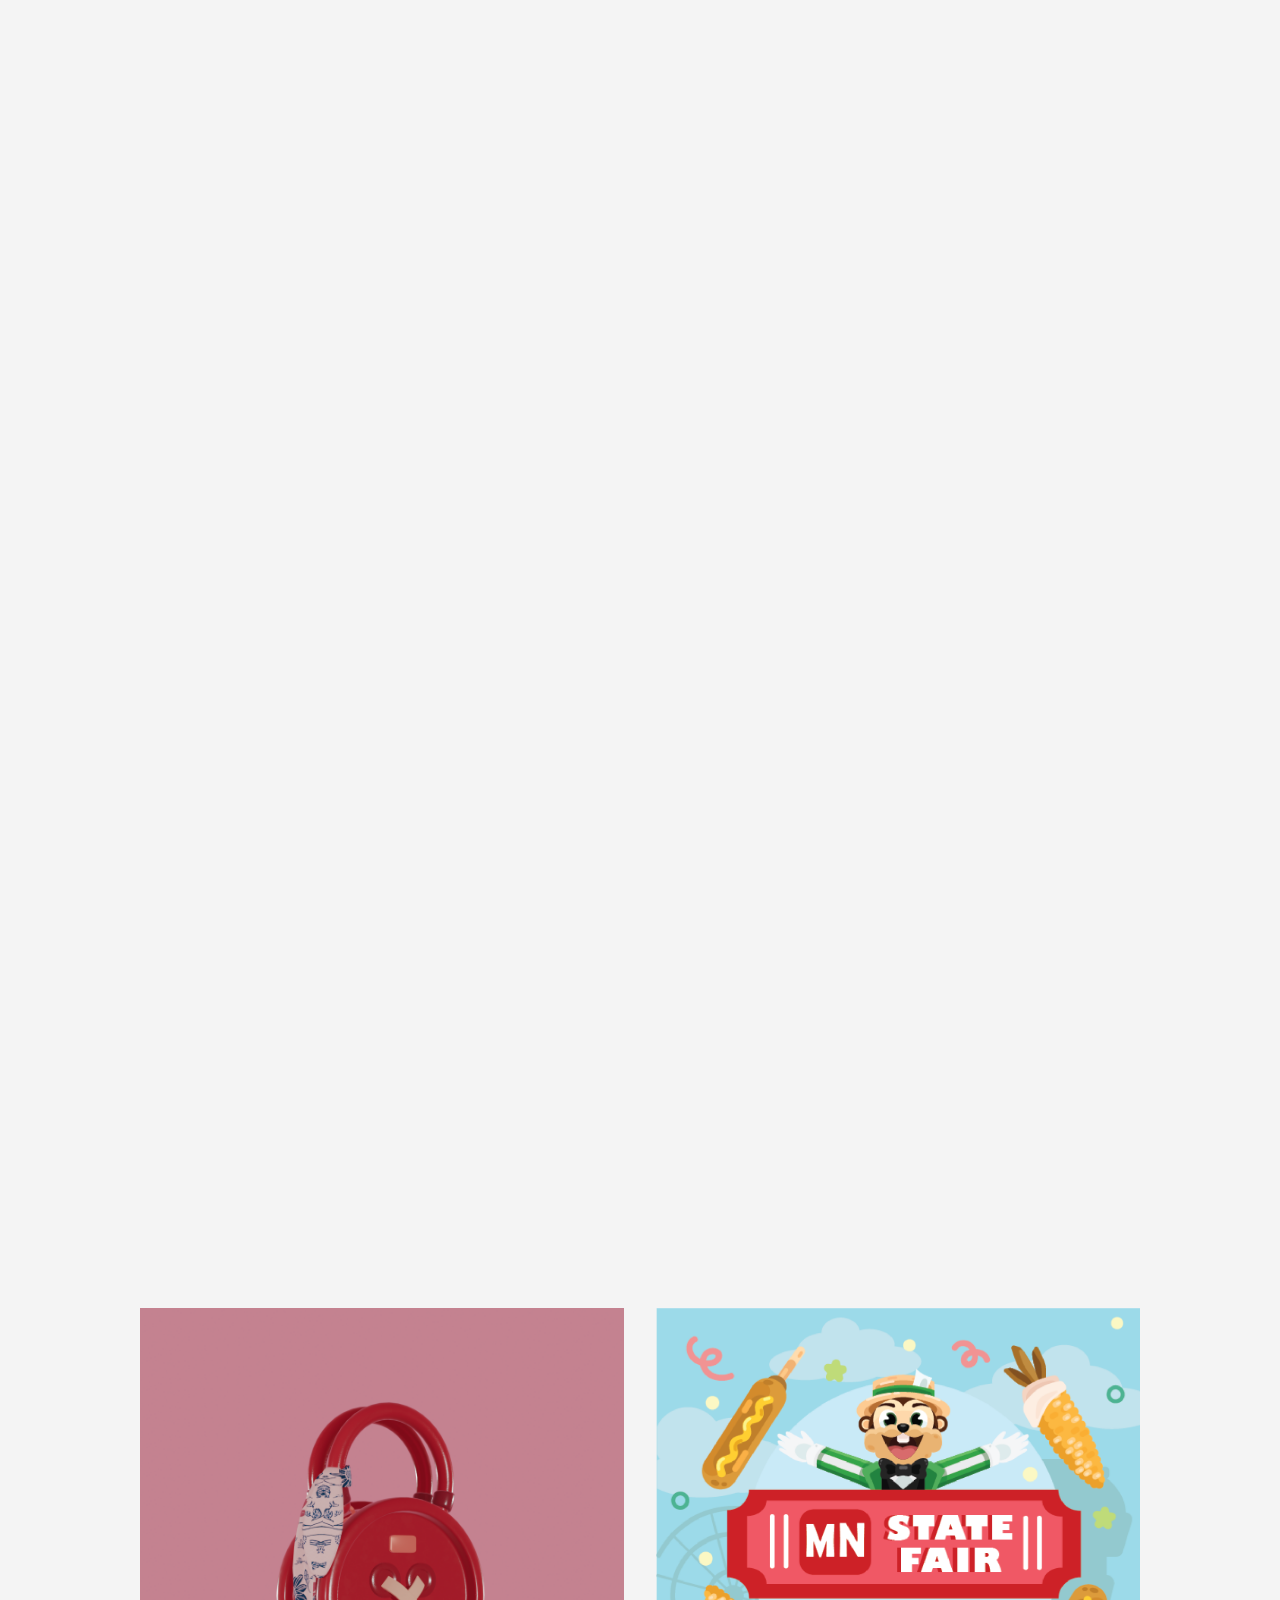
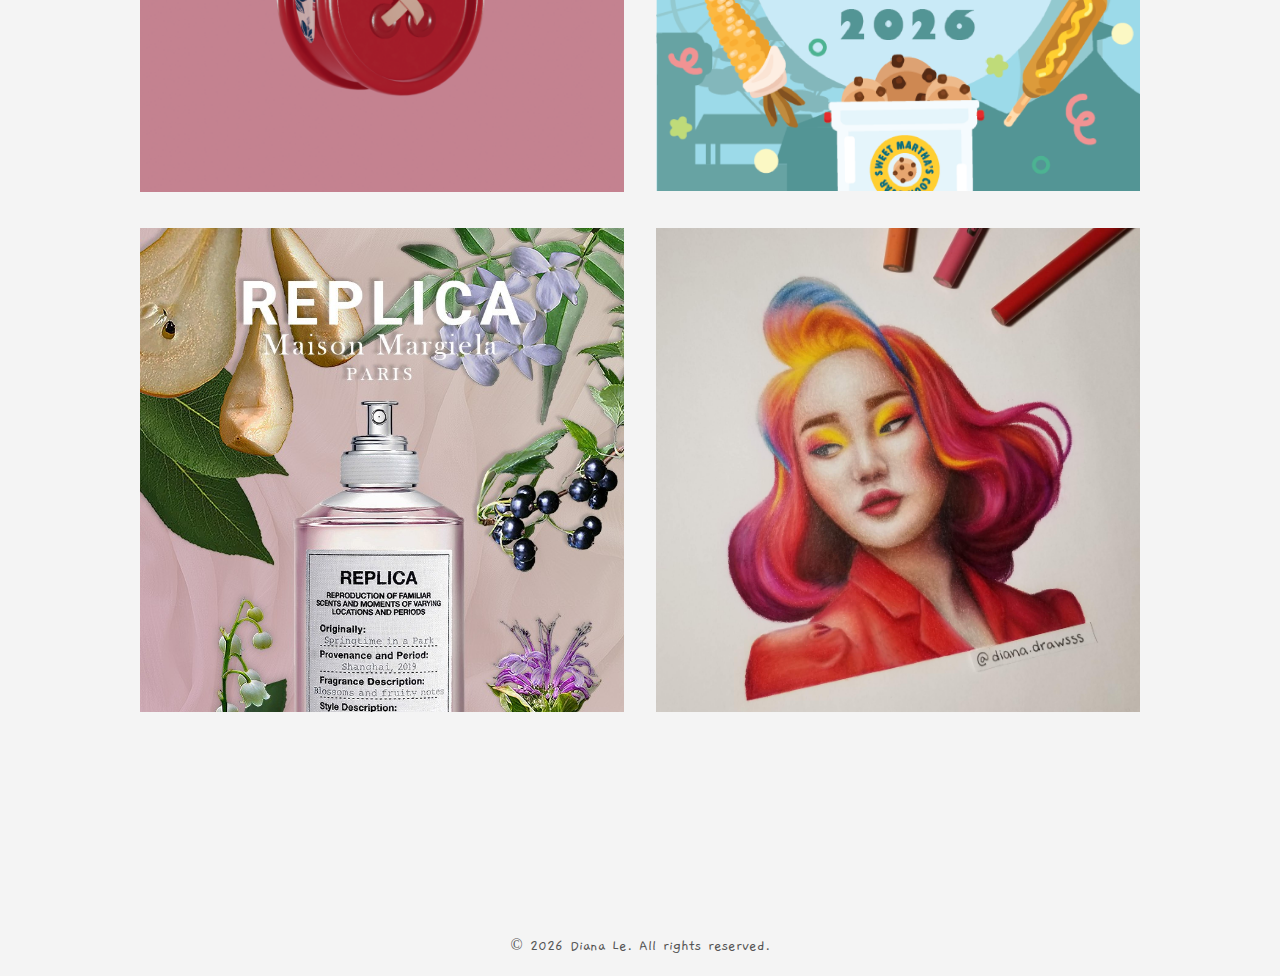
<file: index.html>
<!DOCTYPE html>
<html lang="en">
<head>
    <meta charset="UTF-8">
    <meta name="viewport" content="width=device-width, initial-scale=1.0">

    <meta name="description" content="Diana Le's portfolio showcasing visual design skills such as 3D modeling, graphic design, and personal creative work, highlighting my abilities through curated projects on each page.">
    <title>Diana Le's Portfolio</title>
    <link rel="icon" href="LOGO_Black.png" type="image/png">

    <link rel="preconnect" href="https://fonts.googleapis.com">
    <link rel="preconnect" href="https://fonts.gstatic.com" crossorigin>
    <link href="https://fonts.googleapis.com/css2?family=Darumadrop+One&family=Gaegu:wght@300;400;700&family=Grandstander:ital,wght@0,100..900;1,100..900&display=swap" rel="stylesheet">

    <link rel="stylesheet" href="styles.css">
</head>

<body>
    <nav>
        <ul class="nav-left">
            <li><a href="index.html">Home</a></li>
            <li><a href="index.html#work">Work</a></li>
        </ul>
        <ul class="nav-right">
            <li><a href="https://www.linkedin.com/in/diana-le-273a80341/"><img src="linkedin-3-256.png" alt="LinkedIn"></a></li>
            <li><a href="https://mail.google.com/mail/?view=cm&fs=1&to=dianatle@gmail.com" target="_blank" rel="noopener" aria-label="Email me"><img src="email-5-256.png" alt="Email"></a></li>
        </ul>
    </nav>

    <header>
        <h1 class="name">Diana Le's</h1>
        <img src="LOGO.png" alt="Diana Le's Logo">
        <h1 class="subject">Portfolio</h1>
        <h2>Visual Designer</h2>
    </header>

        <main id="work">
        <section class="model">
            <a href="3DModel.html" class="image-card">
            <img src="3DModelThumbNail.png" alt="3D Modeling">
            <div class="overlay">
                <p>3D Modeling</p>
            </div>
            </a>
        </section>

        <section class="brand">
            <a href="Brand.html" class="image-card">
            <img src="Minnesota-State-Fair-Rework.png" alt="Brand Design">
            <div class="overlay">
                <p>Brand Design</p>
            </div>
            </a>
        </section>  

        <section class="gdesign">
            <a href="GraphicDesign.html" class="image-card">
            <img src="perfumethumbnail.jpg" alt="Graphic Design">
            <div class="overlay">
                <p>Graphic Design</p>
            </div>
            </a>
        </section>

        <section class="illustration">
            <a href="Illustration.html" class="image-card">
            <img src="20200718_015449 (2).jpg" alt="Illustration">
            <div class="overlay">
                <p>Illustration</p>
            </div>
            </a>
        </section>    
        </main>

        <footer>
        <p>&copy; 2026 Diana Le. All rights reserved.</p>
    </footer>
</body>
</html>
</file>
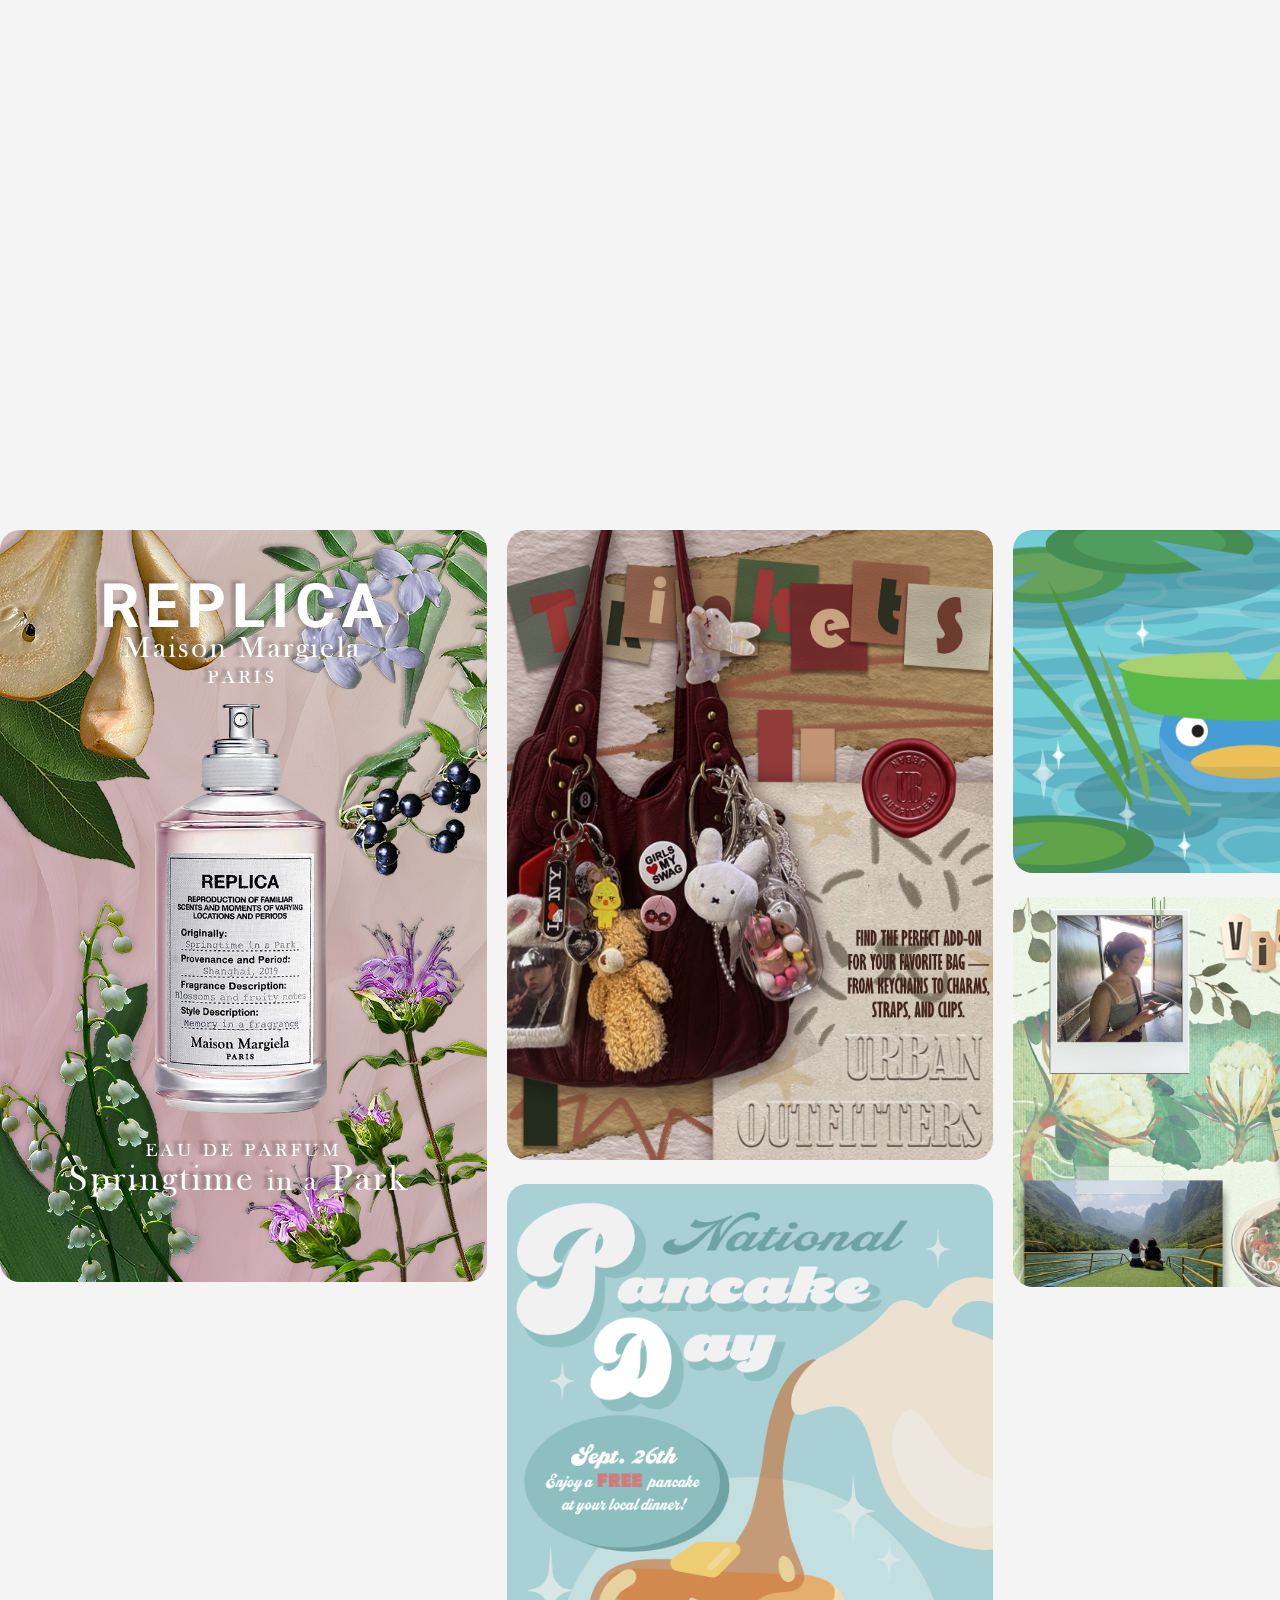
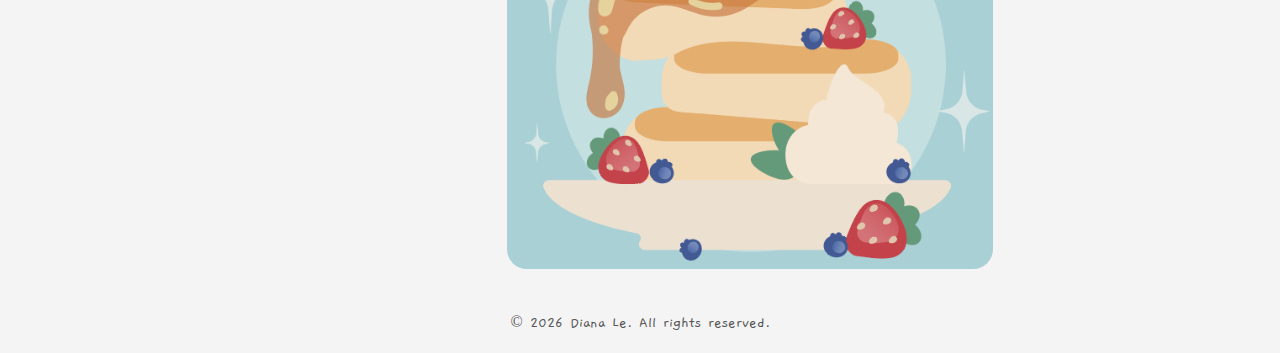
<file: GraphicDesign.html>
<!DOCTYPE html>
<html lang="en">
<head>
    <meta charset="UTF-8">
    <meta name="viewport" content="width=device-width, initial-scale=1.0">

    <meta name="description" content="Diana Le's portfolio showcasing visual design skills such as 3D modeling, graphic design, and personal creative work, highlighting my abilities through curated projects on each page.">
    <title>Diana Le's Portfolio</title>
    <link rel="icon" href="LOGO_Black.png" type="image/png">

    <link rel="preconnect" href="https://fonts.googleapis.com">
    <link rel="preconnect" href="https://fonts.gstatic.com" crossorigin>
    <link href="https://fonts.googleapis.com/css2?family=Darumadrop+One&family=Gaegu:wght@300;400;700&family=Grandstander:ital,wght@0,100..900;1,100..900&display=swap" rel="stylesheet">

    <link rel="stylesheet" href="styles.css">
</head>

<body>
    <nav>
        <ul class="nav-left">
            <li><a href="index.html">Home</a></li>
            <li><a href="index.html#work">Work</a></li>
        </ul>
        <ul class="nav-right">
            <li><a href="https://www.linkedin.com/in/diana-le-273a80341/"><img src="linkedin-3-256.png" alt="LinkedIn"></a></li>
            <li><a href="https://mail.google.com/mail/?view=cm&fs=1&to=dianatle@gmail.com" target="_blank" rel="noopener" aria-label="Email me"><img src="email-5-256.png" alt="Email"></a></li>
        </ul>
    </nav>

    <header>
        <h1 class="subject">Graphic Design</h1>
    </header>

    <main id="gdesign-container">
            <div class="posters">
            <div class ="box"><img src="CP1_Le.jpg" alt="perfume"></div>
            <div class ="box"><img src="Urban Design Assessment.jpg" alt="viet"></div>
            <div class ="box"><img src="Screenshot 2025-06-09 000424.png" alt="bag"></div>
            <div class ="box"><img src="Screenshot 2024-07-14 011305.png" alt="tee shirt"></div>
            <div class ="box"><img src="Le_D_P1_Final Draft.jpg" alt="lotad"></div>
            </div>
    </main>
    <footer>
        <p>&copy; 2026 Diana Le. All rights reserved.</p>
    </footer>
</body>
</file>
<file: styles.css>
/* General Styles */
* {
    margin: 0;
    padding: 0;
    box-sizing: border-box;
}

html {
  scroll-behavior: smooth;
}

h1, h2, h3 {
  cursor: default;
}

body {
    background-color: #f4f4f4;
}

/* Navigation Styles */

nav {
    background: linear-gradient(
    to bottom,
    rgb(168, 168, 168),
    rgba(143, 143, 143, 0)
    );
    display: flex;
    align-items: center;
    padding: 40px 80px 25px;
    opacity: 0;
    animation: slideInTop 0.6s ease-out forwards;
    animation-delay: 2s;
}

@keyframes slideInTop {
  0% {
    transform: translateY(-50px);
    opacity: 0;
  }
  100% {
    transform: translateY(0);
    opacity: 1;
  }
}

.nav-left, .nav-right {
    display: flex;
    list-style: none;
    padding: 0;
    margin: 0;
}

.nav-right {
    margin-left: auto;
    gap: 35px;
}

.nav-left {
    gap: 90px;
}

nav ul li a {
    font-family: 'Grandstander';
    font-size: 35px;
    color: black;
    text-decoration: none;
}

nav ul li a:hover {
    color: #555;
}
nav ul li a img {
    width: 50px;
    height: 50px;
    display: block;
}

/* Header Styles */

header h1 {
    text-align: center;
    color: black;
    font-family: 'Darumadrop One';
    font-size: 85px;
    letter-spacing: 15px;
}

.name {
    opacity: 0;
    animation: gentleIn 0.6s ease-in-out forwards;
    animation-delay: 0.75s;
}
@keyframes gentleIn {
  0% {
    opacity: 0;
    transform: scale(0.5) translateY(-20px);
  }
  100% {
    opacity: 1;
    transform: scale(1) translateY(0);
  }
}

.subject {
    opacity: 0;
    animation: gentleIn 0.6s ease-in-out forwards;
    animation-delay: 1s;
}
@keyframes gentleIn {
  0% {
    opacity: 0;
    transform: scale(0.5) translateY(-20px);
  }
  100% {
    opacity: 1;
    transform: scale(1) translateY(0);
  }
}

header img {
    display: block;
    margin: 20px auto;
    height: 375px;
    transform-origin: center;
    opacity: 0;
    animation: bounceInSpring 0.8s cubic-bezier(0.34, 1.56, 0.64, 1) forwards;
    animation-delay: 0.1s;
}

@keyframes bounceInSpring {
  0% {
    transform: scale(0.5) translateY(0);
    opacity: 0;
  }
  40% {
    transform: scale(1.2) translateY(0);
    opacity: 1;
  }
  60% {
    transform: scale(0.9) translateY(0);
  }
  80% {
    transform: scale(1.05) translateY(0);
  }
  100% {
    transform: scale(1) translateY(0);
    opacity: 1;
  }
}

header h2 {
    text-align: center;
    color: black;
    font-family: 'Gaegu';
    font-weight: 400;
    font-size: 48px;
    margin: 10px;
    opacity: 0;
    animation: slideInBottom 0.6s ease-out forwards;
    animation-delay: 1.5s;
}

@keyframes slideInBottom {
  0% {
    transform: translateY(50px);
    opacity: 0;
  }
  100% {
    transform: translateY(0);
    opacity: 1;
  }
}

/* Section Styles */
.image-card {
  position: relative;
  display: inline-block;
  text-decoration: none;
  overflow: hidden
}

.image-card img {
  width: 100%;
  display: block;
  transition: transform 0.3s ease;
  z-index: 1;
}

.image-card:hover img {
  transform: scale(1.05);
}

/* Overlay text */
.overlay {
  position: absolute;
  inset: 0;
  background: rgba(80, 80, 80, 0.6);
  color: white;
  display: flex;
  align-items: center;
  justify-content: center;
  opacity: 0;
  transform: translateY(10px);
  transition: all 0.3s ease;
  z-index: 2;
  font-size: 65px;
  font-family: 'Gaegu';
}

.image-card:hover .overlay {
  opacity: 1;
  transform: translateY(0);
}

/* Hover effect */
.image-card:hover .overlay {
  opacity: 1;
}

/* UX polish */
.image-card {
  cursor: pointer;
  position: relative;
}

.overlay {
  user-select: none;
}

#work {
  display: grid;
  grid-template-columns: repeat(2, 1fr);
  gap: 2rem; /* space between items */
  max-width: 1000px; /* optional, looks cleaner */
  margin: 200px auto;   /* center the grid */
}

footer {
    text-align: center;
    padding: 20px;
    background-color: #f4f4f4;
    color: #555;
    font-family: 'Gaegu';
}

.subject {
    display: block;
    margin: 20px auto;
    height: 375px;
    transform-origin: center;
    opacity: 0;
    animation: bounceInSpring 0.8s cubic-bezier(0.34, 1.56, 0.64, 1) forwards;
    animation-delay: 0.1s;
}

.video-container {
  display: grid;
  grid-template-columns: repeat(2, 1fr); /* 2 columns */
  gap: 2rem;
  max-width: 1300px;
  margin: 50px auto 100px auto;
  padding: 0 20px;
  opacity: 0;             /* start invisible */
  animation: fadeIn 3.5s ease-in-out forwards;
}

@keyframes fadeIn {
  from { opacity: 0; transform: translateY(20px); } /* start slightly lower */
  to { opacity: 1; transform: translateY(0); }      /* end fully visible */
}

.video-container video {
  width: 100%;
  height: auto;
  border-radius: 8px;
}

@media (max-width: 600px) {
  .video-container {
    grid-template-columns: 1fr;
    gap: 1rem;
  }
}

#brand-container {
  display: flex;
  flex-direction: column;  /* stack images vertically */
  align-items: center;     /* center images horizontally */
  gap: 200px;               /* space between images */
  padding: 20px;
  animation: fadeIn 3.5s ease-in-out forwards;
}

#brand-container img {
  width: 1200px;   /* optional: set max width */
  height: auto;   /* keeps aspect ratio */
  border-radius: 8px; /* optional styling */
}

.posters{
    margin: 20px auto;
    width: 1500px;
    columns: 3;
    column-gap: 20px;
    animation: fadeIn 3.5s ease-in-out forwards;
}

.posters .box{
    width: 100%;
    margin-bottom: 20px;
    break-inside: avoid;
}

.posters .box img {
    max-width: 100%;
    border-radius: 20px;
}
</file>
